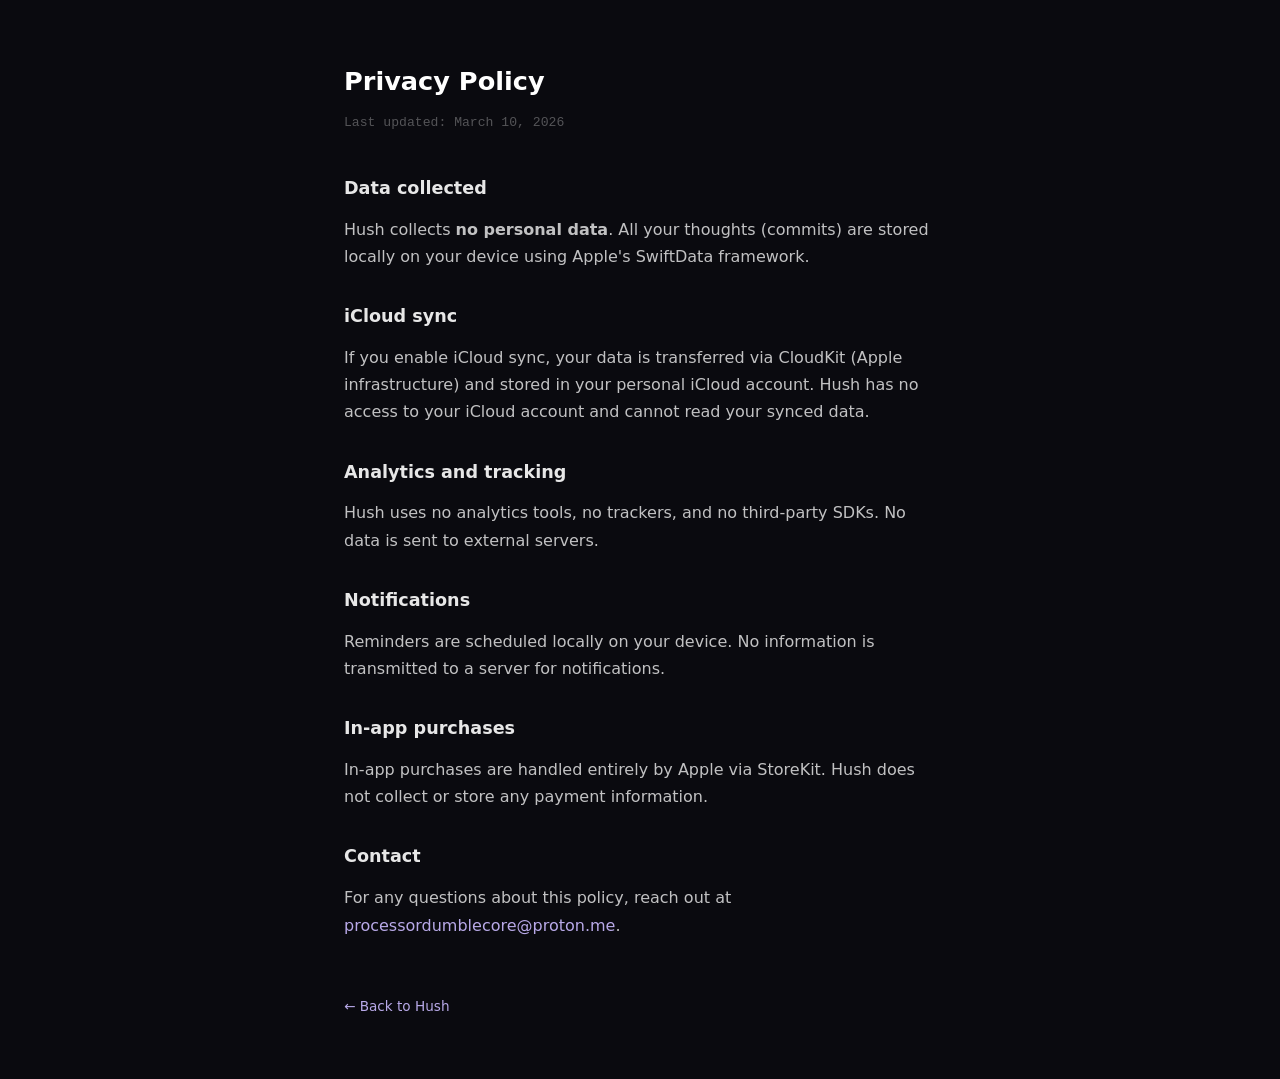
<file: docs/privacy.html>
<!DOCTYPE html>
<html lang="en">
<head>
    <meta charset="UTF-8">
    <meta name="viewport" content="width=device-width, initial-scale=1.0">
    <title>Hush — Privacy Policy</title>
    <style>
        * { margin: 0; padding: 0; box-sizing: border-box; }
        body {
            background: #0A0A0F;
            color: rgba(255,255,255,0.75);
            font-family: -apple-system, BlinkMacSystemFont, system-ui, sans-serif;
            line-height: 1.7;
        }
        .container {
            max-width: 640px;
            margin: 0 auto;
            padding: 60px 24px;
        }
        h1 {
            color: #fff;
            font-size: 1.6rem;
            margin-bottom: 8px;
        }
        .date {
            font-size: 0.82rem;
            color: rgba(255,255,255,0.3);
            font-family: ui-monospace, monospace;
            margin-bottom: 40px;
        }
        h2 {
            color: rgba(255,255,255,0.9);
            font-size: 1.1rem;
            margin-top: 32px;
            margin-bottom: 12px;
        }
        p { margin-bottom: 16px; }
        a { color: #B8A9E8; text-decoration: none; }
        a:hover { text-decoration: underline; }
        .back {
            display: inline-block;
            margin-top: 40px;
            font-size: 0.85rem;
        }
    </style>
</head>
<body>
<div class="container" id="content"></div>

<script>
var isFr = (navigator.language || 'en').startsWith('fr')

var t = {
    fr: {
        title: "Politique de confidentialité",
        date: "Dernière mise à jour : 10 mars 2026",
        sections: [
            { h: "Données collectées", p: "Hush ne collecte <strong>aucune donnée personnelle</strong>. Toutes vos pensées (commits) sont stockées localement sur votre appareil via le framework SwiftData d'Apple." },
            { h: "Synchronisation iCloud", p: "Si vous activez la synchronisation iCloud, vos données sont transférées via CloudKit (infrastructure Apple) et stockées dans votre compte iCloud personnel. Hush n'a pas accès à votre compte iCloud et ne peut pas lire vos données synchronisées." },
            { h: "Analyses et suivi", p: "Hush n'utilise aucun outil d'analyse, aucun tracker, aucun SDK tiers. Aucune donnée n'est envoyée à des serveurs externes." },
            { h: "Notifications", p: "Les rappels sont planifiés localement sur votre appareil. Aucune information n'est transmise à un serveur pour les notifications." },
            { h: "Achats intégrés", p: "Les achats in-app sont gérés entièrement par Apple via StoreKit. Hush ne collecte ni ne stocke aucune information de paiement." },
            { h: "Contact", p: "Pour toute question concernant cette politique, contactez-nous à <a href=\"mailto:processordumblecore@proton.me\">processordumblecore@proton.me</a>." }
        ],
        back: "← Retour à Hush"
    },
    en: {
        title: "Privacy Policy",
        date: "Last updated: March 10, 2026",
        sections: [
            { h: "Data collected", p: "Hush collects <strong>no personal data</strong>. All your thoughts (commits) are stored locally on your device using Apple's SwiftData framework." },
            { h: "iCloud sync", p: "If you enable iCloud sync, your data is transferred via CloudKit (Apple infrastructure) and stored in your personal iCloud account. Hush has no access to your iCloud account and cannot read your synced data." },
            { h: "Analytics and tracking", p: "Hush uses no analytics tools, no trackers, and no third-party SDKs. No data is sent to external servers." },
            { h: "Notifications", p: "Reminders are scheduled locally on your device. No information is transmitted to a server for notifications." },
            { h: "In-app purchases", p: "In-app purchases are handled entirely by Apple via StoreKit. Hush does not collect or store any payment information." },
            { h: "Contact", p: "For any questions about this policy, reach out at <a href=\"mailto:processordumblecore@proton.me\">processordumblecore@proton.me</a>." }
        ],
        back: "← Back to Hush"
    }
}

var l = t[isFr ? 'fr' : 'en']
document.documentElement.lang = isFr ? 'fr' : 'en'
document.title = 'Hush — ' + l.title

var html = '<h1>' + l.title + '</h1><p class="date">' + l.date + '</p>'
for (var i = 0; i < l.sections.length; i++) {
    html += '<h2>' + l.sections[i].h + '</h2><p>' + l.sections[i].p + '</p>'
}
html += '<a class="back" href="./">' + l.back + '</a>'
document.getElementById('content').innerHTML = html
</script>
</body>
</html>
</file>
